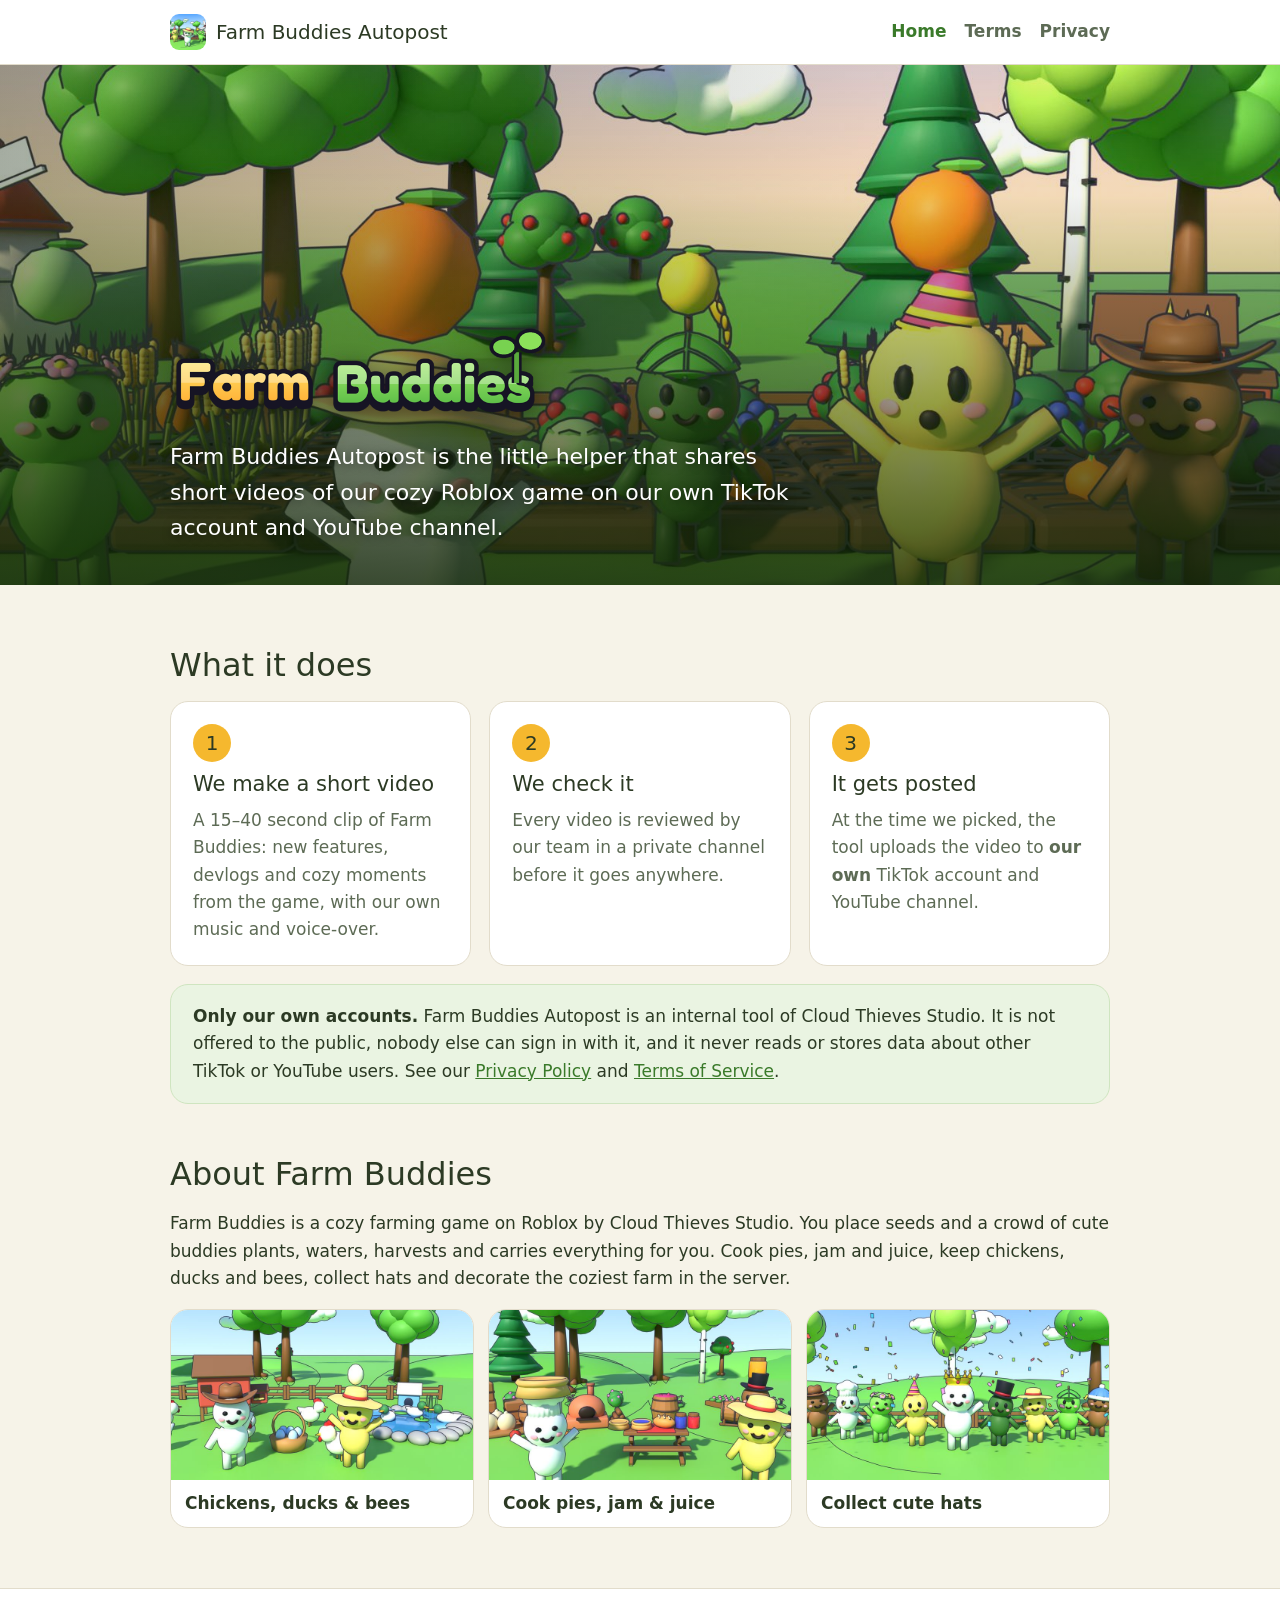
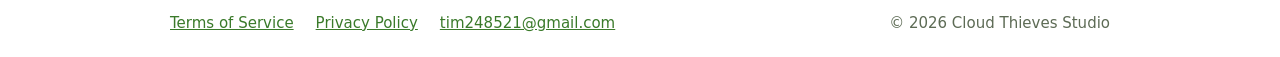
<file: index.html>
<!doctype html>
<html lang="en">
<head>
<meta charset="utf-8">
<meta name="viewport" content="width=device-width, initial-scale=1">
<title>Farm Buddies Autopost · Cloud Thieves Studio</title>
<meta name="description" content="Farm Buddies Autopost is Cloud Thieves Studio's small in-house tool that posts short videos of our Roblox game Farm Buddies to our own TikTok account and YouTube channel.">
<link rel="icon" href="img/icon.png">
<link rel="stylesheet" href="style.css">
</head>
<body>
<header class="top">
  <div class="wrap">
    <a class="brand" href="index.html"><img src="img/icon.png" alt="">Farm Buddies Autopost</a>
    <nav><a href="index.html" aria-current="page">Home</a><a href="terms.html">Terms</a><a href="privacy.html">Privacy</a></nav>
  </div>
</header>

<section class="hero">
  <div class="wrap">
    <img class="logo" src="img/logo.png" alt="Farm Buddies">
    <p>Farm Buddies Autopost is the little helper that shares short videos of our cozy Roblox game on our own TikTok account and YouTube channel.</p>
  </div>
</section>

<main class="wrap">
  <h2>What it does</h2>
  <div class="steps">
    <div class="card"><span class="num">1</span><h3>We make a short video</h3><p>A 15–40 second clip of Farm Buddies: new features, devlogs and cozy moments from the game, with our own music and voice-over.</p></div>
    <div class="card"><span class="num">2</span><h3>We check it</h3><p>Every video is reviewed by our team in a private channel before it goes anywhere.</p></div>
    <div class="card"><span class="num">3</span><h3>It gets posted</h3><p>At the time we picked, the tool uploads the video to <strong>our own</strong> TikTok account and YouTube channel.</p></div>
  </div>
  <div class="note">
    <strong>Only our own accounts.</strong> Farm Buddies Autopost is an internal tool of Cloud Thieves Studio. It is not offered to the public, nobody else can sign in with it, and it never reads or stores data about other TikTok or YouTube users.
    See our <a href="privacy.html">Privacy Policy</a> and <a href="terms.html">Terms of Service</a>.
  </div>

  <h2>About Farm Buddies</h2>
  <p>Farm Buddies is a cozy farming game on Roblox by Cloud Thieves Studio. You place seeds and a crowd of cute buddies plants, waters, harvests and carries everything for you. Cook pies, jam and juice, keep chickens, ducks and bees, collect hats and decorate the coziest farm in the server.</p>
  <div class="gallery">
    <figure><img src="img/animals.jpg" alt="Buddies with chickens, ducks and a pond"><figcaption>Chickens, ducks &amp; bees</figcaption></figure>
    <figure><img src="img/kitchen.jpg" alt="Buddies cooking pies, jam and juice"><figcaption>Cook pies, jam &amp; juice</figcaption></figure>
    <figure><img src="img/hats.jpg" alt="A row of buddies wearing different hats"><figcaption>Collect cute hats</figcaption></figure>
  </div>
</main>

<footer>
  <div class="wrap">
    <a href="terms.html">Terms of Service</a>
    <a href="privacy.html">Privacy Policy</a>
    <a href="mailto:tim248521@gmail.com">tim248521@gmail.com</a>
    <span class="copy">© 2026 Cloud Thieves Studio</span>
  </div>
</footer>
</body>
</html>
</file>
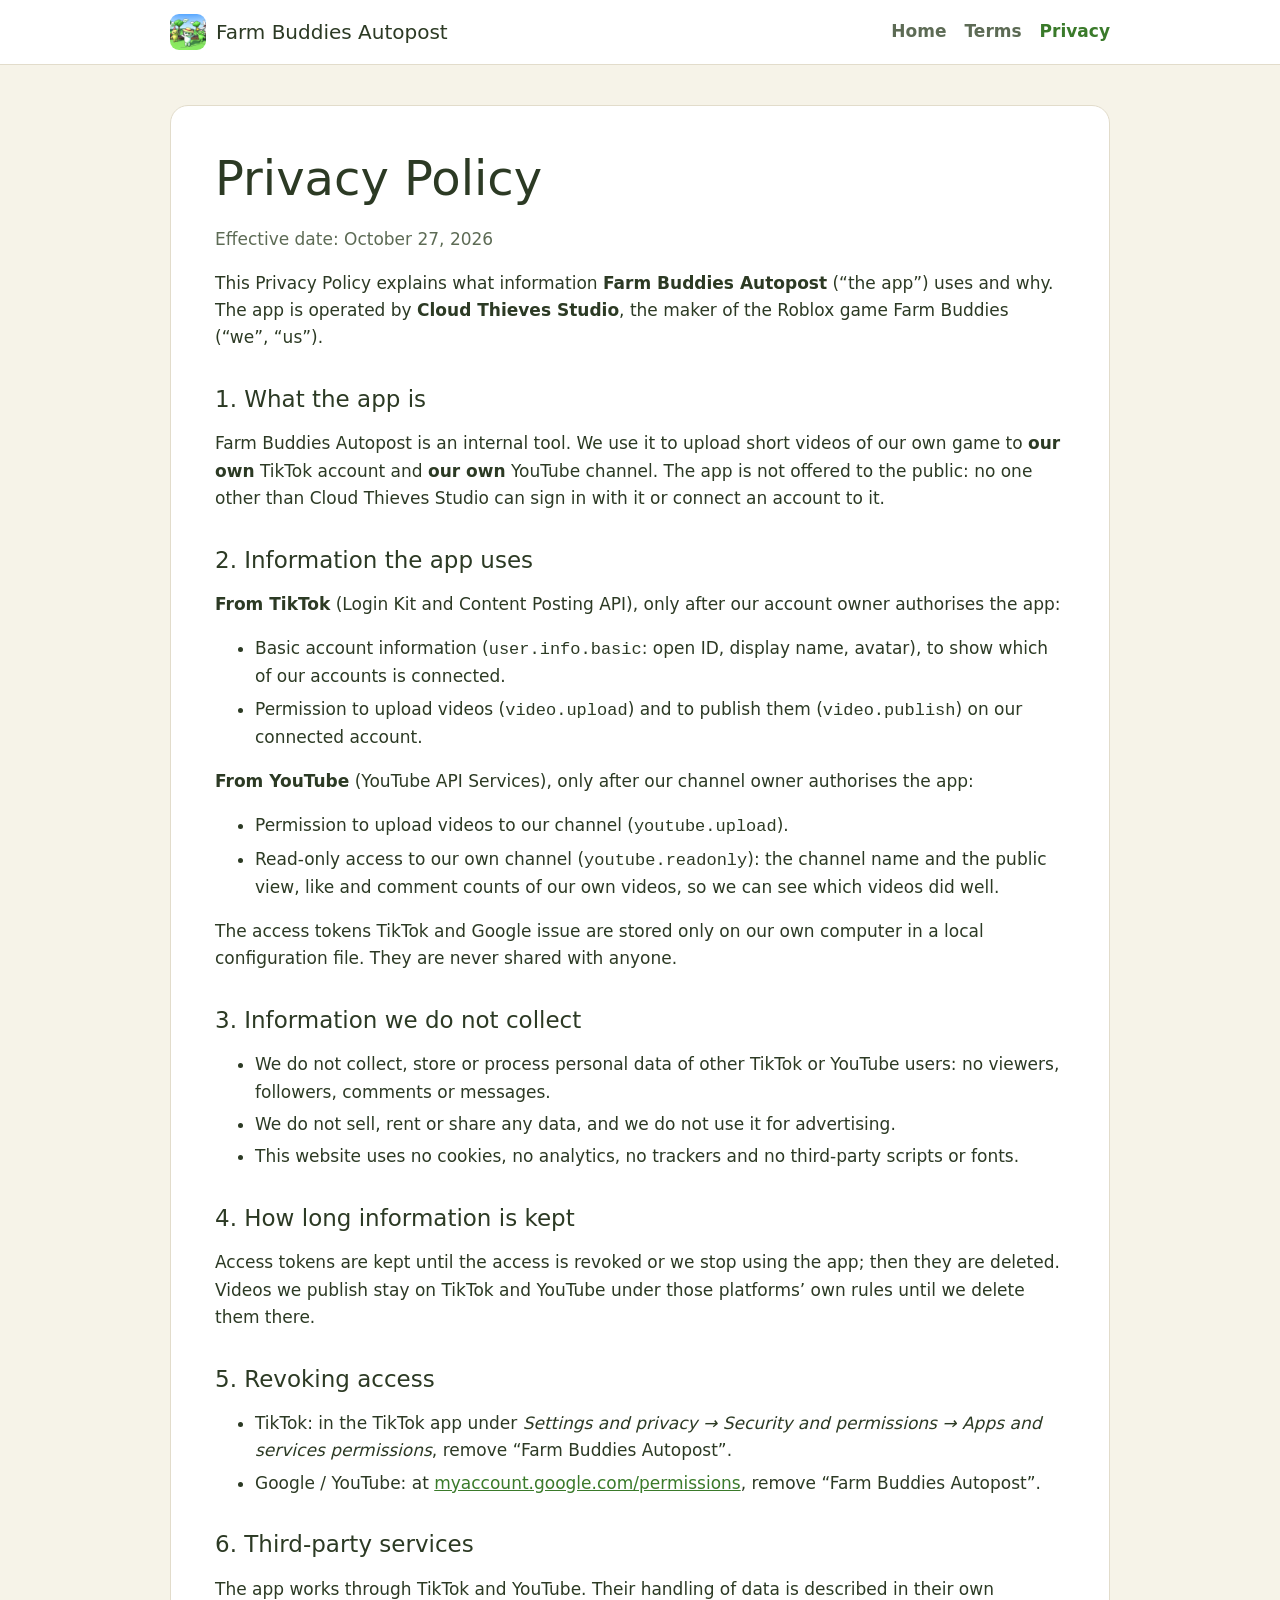
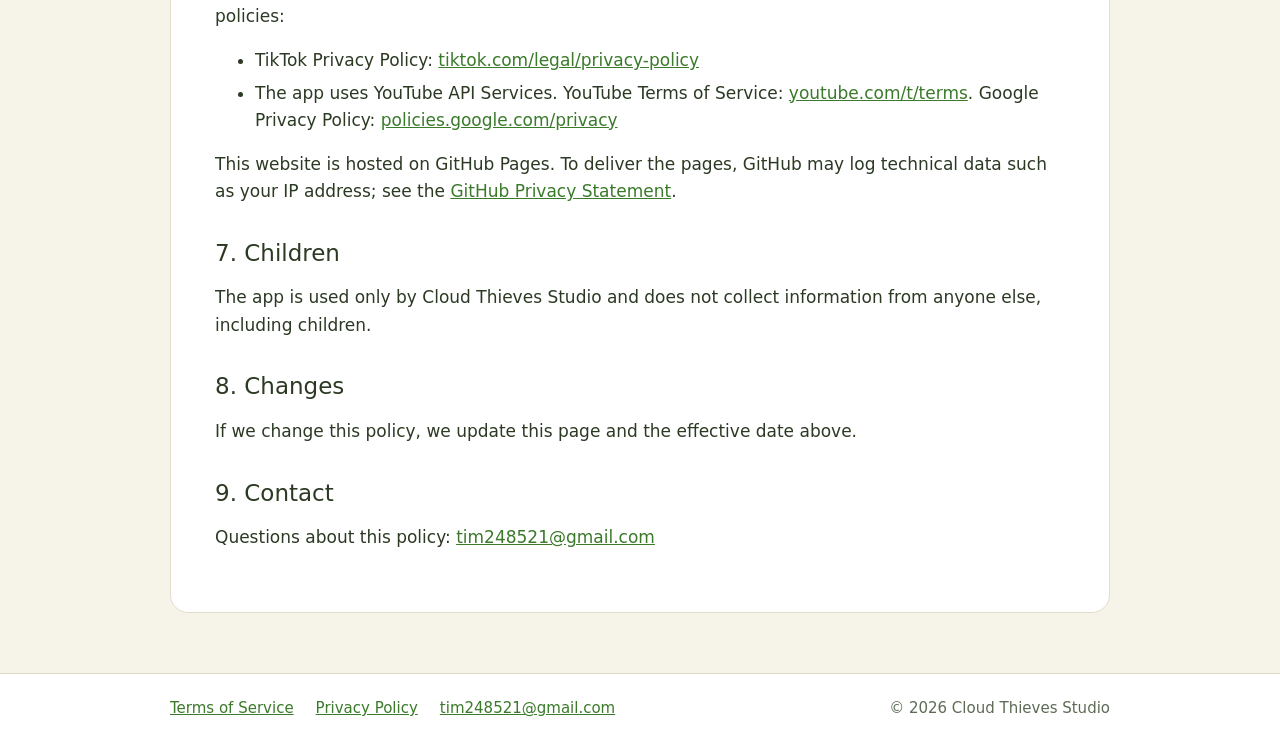
<file: privacy.html>
<!doctype html>
<html lang="en">
<head>
<meta charset="utf-8">
<meta name="viewport" content="width=device-width, initial-scale=1">
<title>Privacy Policy · Farm Buddies Autopost</title>
<meta name="description" content="Privacy Policy of Farm Buddies Autopost by Cloud Thieves Studio.">
<link rel="icon" href="img/icon.png">
<link rel="stylesheet" href="style.css">
</head>
<body>
<header class="top">
  <div class="wrap">
    <a class="brand" href="index.html"><img src="img/icon.png" alt="">Farm Buddies Autopost</a>
    <nav><a href="index.html">Home</a><a href="terms.html">Terms</a><a href="privacy.html" aria-current="page">Privacy</a></nav>
  </div>
</header>

<main class="wrap">
  <article class="doc">
    <h1>Privacy Policy</h1>
    <p class="meta">Effective date: October 27, 2026</p>

    <p>This Privacy Policy explains what information <strong>Farm Buddies Autopost</strong> (“the app”) uses and why. The app is operated by <strong>Cloud Thieves Studio</strong>, the maker of the Roblox game Farm Buddies (“we”, “us”).</p>

    <h2>1. What the app is</h2>
    <p>Farm Buddies Autopost is an internal tool. We use it to upload short videos of our own game to <strong>our own</strong> TikTok account and <strong>our own</strong> YouTube channel. The app is not offered to the public: no one other than Cloud Thieves Studio can sign in with it or connect an account to it.</p>

    <h2>2. Information the app uses</h2>
    <p><strong>From TikTok</strong> (Login Kit and Content Posting API), only after our account owner authorises the app:</p>
    <ul>
      <li>Basic account information (<code>user.info.basic</code>: open ID, display name, avatar), to show which of our accounts is connected.</li>
      <li>Permission to upload videos (<code>video.upload</code>) and to publish them (<code>video.publish</code>) on our connected account.</li>
    </ul>
    <p><strong>From YouTube</strong> (YouTube API Services), only after our channel owner authorises the app:</p>
    <ul>
      <li>Permission to upload videos to our channel (<code>youtube.upload</code>).</li>
      <li>Read-only access to our own channel (<code>youtube.readonly</code>): the channel name and the public view, like and comment counts of our own videos, so we can see which videos did well.</li>
    </ul>
    <p>The access tokens TikTok and Google issue are stored only on our own computer in a local configuration file. They are never shared with anyone.</p>

    <h2>3. Information we do not collect</h2>
    <ul>
      <li>We do not collect, store or process personal data of other TikTok or YouTube users: no viewers, followers, comments or messages.</li>
      <li>We do not sell, rent or share any data, and we do not use it for advertising.</li>
      <li>This website uses no cookies, no analytics, no trackers and no third-party scripts or fonts.</li>
    </ul>

    <h2>4. How long information is kept</h2>
    <p>Access tokens are kept until the access is revoked or we stop using the app; then they are deleted. Videos we publish stay on TikTok and YouTube under those platforms’ own rules until we delete them there.</p>

    <h2>5. Revoking access</h2>
    <ul>
      <li>TikTok: in the TikTok app under <em>Settings and privacy → Security and permissions → Apps and services permissions</em>, remove “Farm Buddies Autopost”.</li>
      <li>Google / YouTube: at <a href="https://myaccount.google.com/permissions">myaccount.google.com/permissions</a>, remove “Farm Buddies Autopost”.</li>
    </ul>

    <h2>6. Third-party services</h2>
    <p>The app works through TikTok and YouTube. Their handling of data is described in their own policies:</p>
    <ul>
      <li>TikTok Privacy Policy: <a href="https://www.tiktok.com/legal/privacy-policy">tiktok.com/legal/privacy-policy</a></li>
      <li>The app uses YouTube API Services. YouTube Terms of Service: <a href="https://www.youtube.com/t/terms">youtube.com/t/terms</a>. Google Privacy Policy: <a href="https://policies.google.com/privacy">policies.google.com/privacy</a></li>
    </ul>
    <p>This website is hosted on GitHub Pages. To deliver the pages, GitHub may log technical data such as your IP address; see the <a href="https://docs.github.com/en/site-policy/privacy-policies/github-general-privacy-statement">GitHub Privacy Statement</a>.</p>

    <h2>7. Children</h2>
    <p>The app is used only by Cloud Thieves Studio and does not collect information from anyone else, including children.</p>

    <h2>8. Changes</h2>
    <p>If we change this policy, we update this page and the effective date above.</p>

    <h2>9. Contact</h2>
    <p>Questions about this policy: <a href="mailto:tim248521@gmail.com">tim248521@gmail.com</a></p>
  </article>
</main>

<footer>
  <div class="wrap">
    <a href="terms.html">Terms of Service</a>
    <a href="privacy.html">Privacy Policy</a>
    <a href="mailto:tim248521@gmail.com">tim248521@gmail.com</a>
    <span class="copy">© 2026 Cloud Thieves Studio</span>
  </div>
</footer>
</body>
</html>
</file>
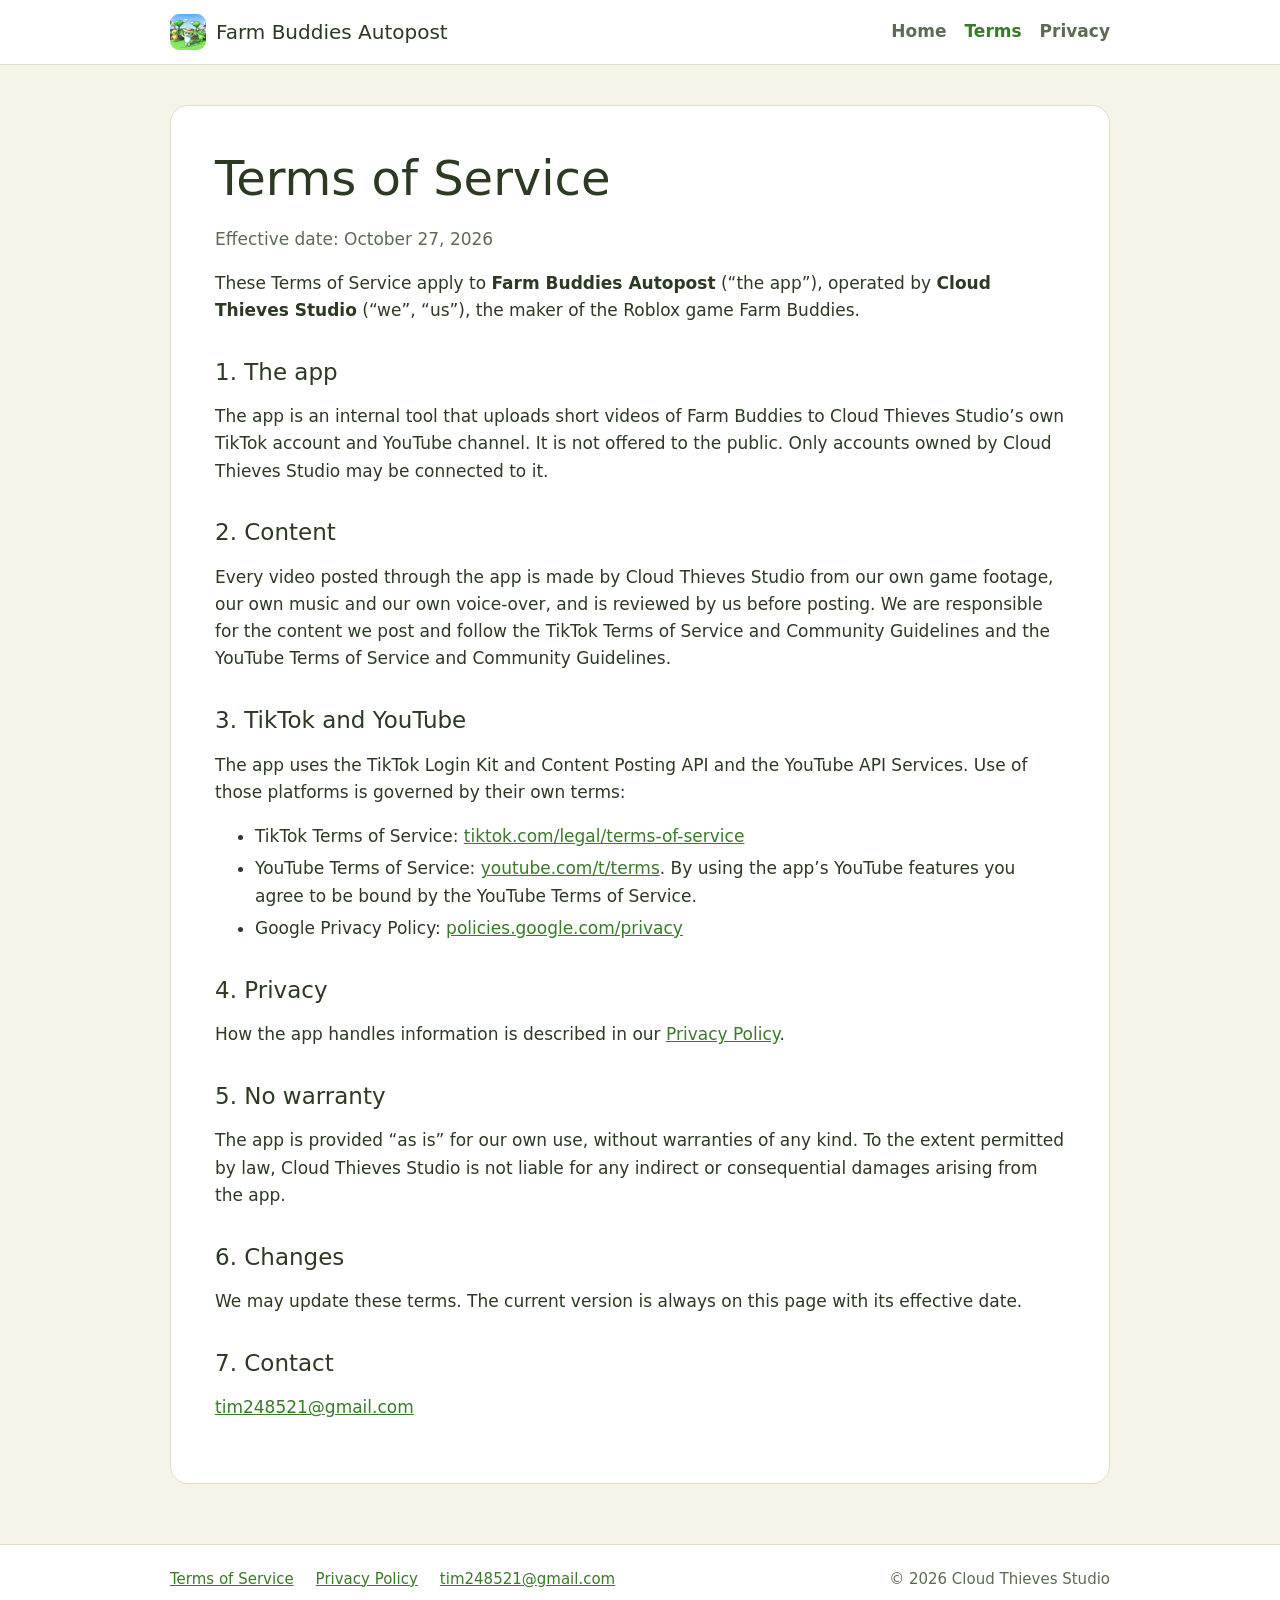
<file: terms.html>
<!doctype html>
<html lang="en">
<head>
<meta charset="utf-8">
<meta name="viewport" content="width=device-width, initial-scale=1">
<title>Terms of Service · Farm Buddies Autopost</title>
<meta name="description" content="Terms of Service of Farm Buddies Autopost by Cloud Thieves Studio.">
<link rel="icon" href="img/icon.png">
<link rel="stylesheet" href="style.css">
</head>
<body>
<header class="top">
  <div class="wrap">
    <a class="brand" href="index.html"><img src="img/icon.png" alt="">Farm Buddies Autopost</a>
    <nav><a href="index.html">Home</a><a href="terms.html" aria-current="page">Terms</a><a href="privacy.html">Privacy</a></nav>
  </div>
</header>

<main class="wrap">
  <article class="doc">
    <h1>Terms of Service</h1>
    <p class="meta">Effective date: October 27, 2026</p>

    <p>These Terms of Service apply to <strong>Farm Buddies Autopost</strong> (“the app”), operated by <strong>Cloud Thieves Studio</strong> (“we”, “us”), the maker of the Roblox game Farm Buddies.</p>

    <h2>1. The app</h2>
    <p>The app is an internal tool that uploads short videos of Farm Buddies to Cloud Thieves Studio’s own TikTok account and YouTube channel. It is not offered to the public. Only accounts owned by Cloud Thieves Studio may be connected to it.</p>

    <h2>2. Content</h2>
    <p>Every video posted through the app is made by Cloud Thieves Studio from our own game footage, our own music and our own voice-over, and is reviewed by us before posting. We are responsible for the content we post and follow the TikTok Terms of Service and Community Guidelines and the YouTube Terms of Service and Community Guidelines.</p>

    <h2>3. TikTok and YouTube</h2>
    <p>The app uses the TikTok Login Kit and Content Posting API and the YouTube API Services. Use of those platforms is governed by their own terms:</p>
    <ul>
      <li>TikTok Terms of Service: <a href="https://www.tiktok.com/legal/terms-of-service">tiktok.com/legal/terms-of-service</a></li>
      <li>YouTube Terms of Service: <a href="https://www.youtube.com/t/terms">youtube.com/t/terms</a>. By using the app’s YouTube features you agree to be bound by the YouTube Terms of Service.</li>
      <li>Google Privacy Policy: <a href="https://policies.google.com/privacy">policies.google.com/privacy</a></li>
    </ul>

    <h2>4. Privacy</h2>
    <p>How the app handles information is described in our <a href="privacy.html">Privacy Policy</a>.</p>

    <h2>5. No warranty</h2>
    <p>The app is provided “as is” for our own use, without warranties of any kind. To the extent permitted by law, Cloud Thieves Studio is not liable for any indirect or consequential damages arising from the app.</p>

    <h2>6. Changes</h2>
    <p>We may update these terms. The current version is always on this page with its effective date.</p>

    <h2>7. Contact</h2>
    <p><a href="mailto:tim248521@gmail.com">tim248521@gmail.com</a></p>
  </article>
</main>

<footer>
  <div class="wrap">
    <a href="terms.html">Terms of Service</a>
    <a href="privacy.html">Privacy Policy</a>
    <a href="mailto:tim248521@gmail.com">tim248521@gmail.com</a>
    <span class="copy">© 2026 Cloud Thieves Studio</span>
  </div>
</footer>
</body>
</html>
</file>
<file: style.css>
:root {
  --bg: #f6f3e8;
  --card: #ffffff;
  --ink: #2c3a24;
  --muted: #5d6b55;
  --green: #4f9b3a;
  --green-dark: #3a7a2a;
  --sun: #f5b82e;
  --line: #e2dccb;
  --radius: 18px;
  --head: "Fredoka One", "Fredoka", ui-rounded, "Arial Rounded MT Bold", "Segoe UI", system-ui, sans-serif;
  --body: "Segoe UI", system-ui, -apple-system, Roboto, "Helvetica Neue", Arial, sans-serif;
}
* { box-sizing: border-box; }
html { -webkit-text-size-adjust: 100%; }
body { margin: 0; background: var(--bg); color: var(--ink); font: 17px/1.6 var(--body); }
a { color: var(--green-dark); }
img { max-width: 100%; display: block; }
h1, h2, h3 { font-family: var(--head); font-weight: 400; line-height: 1.2; margin: 0 0 .5em; }
h1 { font-size: clamp(30px, 6vw, 48px); }
h2 { font-size: clamp(24px, 4vw, 32px); margin-top: 1.6em; }
h3 { font-size: 21px; }
.wrap { max-width: 980px; margin: 0 auto; padding: 0 20px; }

/* top bar */
.top { background: var(--card); border-bottom: 1px solid var(--line); }
.top .wrap { display: flex; align-items: center; gap: 16px; min-height: 64px; flex-wrap: wrap; }
.top .brand { display: flex; align-items: center; gap: 10px; text-decoration: none; color: var(--ink); font-family: var(--head); font-size: 20px; }
.top .brand img { width: 36px; height: 36px; border-radius: 9px; }
.top nav { margin-left: auto; display: flex; gap: 18px; }
.top nav a { text-decoration: none; color: var(--muted); font-weight: 600; }
.top nav a:hover, .top nav a[aria-current] { color: var(--green-dark); }

/* hero */
.hero { position: relative; color: #fff; background: #6fb04a url(img/hero.jpg) center 35% / cover; }
.hero::after { content: ""; position: absolute; inset: 0; background: linear-gradient(180deg, rgba(20,40,10,.05) 25%, rgba(20,40,10,.8)), linear-gradient(90deg, rgba(20,40,10,.35), transparent 70%); }
.hero .wrap { position: relative; z-index: 1; min-height: min(62vh, 520px); display: flex; flex-direction: column; justify-content: flex-end; padding-bottom: 40px; }
.hero .logo { width: min(380px, 80%); margin-bottom: 14px; filter: drop-shadow(0 4px 10px rgba(0,0,0,.35)); }
.hero p { font-size: clamp(18px, 2.6vw, 22px); max-width: 640px; margin: 0; text-shadow: 0 2px 8px rgba(0,0,0,.5); }

/* sections */
main.wrap { padding-top: 10px; padding-bottom: 60px; }
.steps { display: grid; grid-template-columns: repeat(auto-fit, minmax(230px, 1fr)); gap: 18px; }
.card { background: var(--card); border: 1px solid var(--line); border-radius: var(--radius); padding: 22px; }
.card .num { display: inline-grid; place-items: center; width: 38px; height: 38px; border-radius: 50%; background: var(--sun); font-family: var(--head); font-size: 20px; margin-bottom: 10px; }
.card p { margin: 0; color: var(--muted); }
.note { background: #eaf4e2; border: 1px solid #cfe5c0; border-radius: var(--radius); padding: 18px 22px; margin-top: 18px; }
.gallery { display: grid; grid-template-columns: repeat(auto-fit, minmax(240px, 1fr)); gap: 14px; margin-top: 14px; }
.gallery figure { margin: 0; background: var(--card); border: 1px solid var(--line); border-radius: var(--radius); overflow: hidden; }
.gallery img { aspect-ratio: 16 / 9; object-fit: cover; width: 100%; }
.gallery figcaption { padding: 10px 14px; font-weight: 600; }

/* legal pages */
.doc { background: var(--card); border: 1px solid var(--line); border-radius: var(--radius); padding: clamp(20px, 4vw, 44px); margin-top: 30px; }
.doc h2 { font-size: 23px; margin-top: 1.5em; }
.doc .meta { color: var(--muted); margin-top: -6px; }
.doc li { margin: .3em 0; }

@media (max-width: 520px) {
  body { font-size: 16px; }
  .top .wrap { min-height: 56px; padding-top: 8px; padding-bottom: 8px; }
  .top nav { margin-left: 0; gap: 14px; width: 100%; }
  footer .copy { margin-left: 0; }
}

footer { border-top: 1px solid var(--line); background: var(--card); color: var(--muted); font-size: 15px; }
footer .wrap { display: flex; flex-wrap: wrap; gap: 10px 22px; padding-top: 22px; padding-bottom: 22px; }
footer .copy { margin-left: auto; }
</file>
